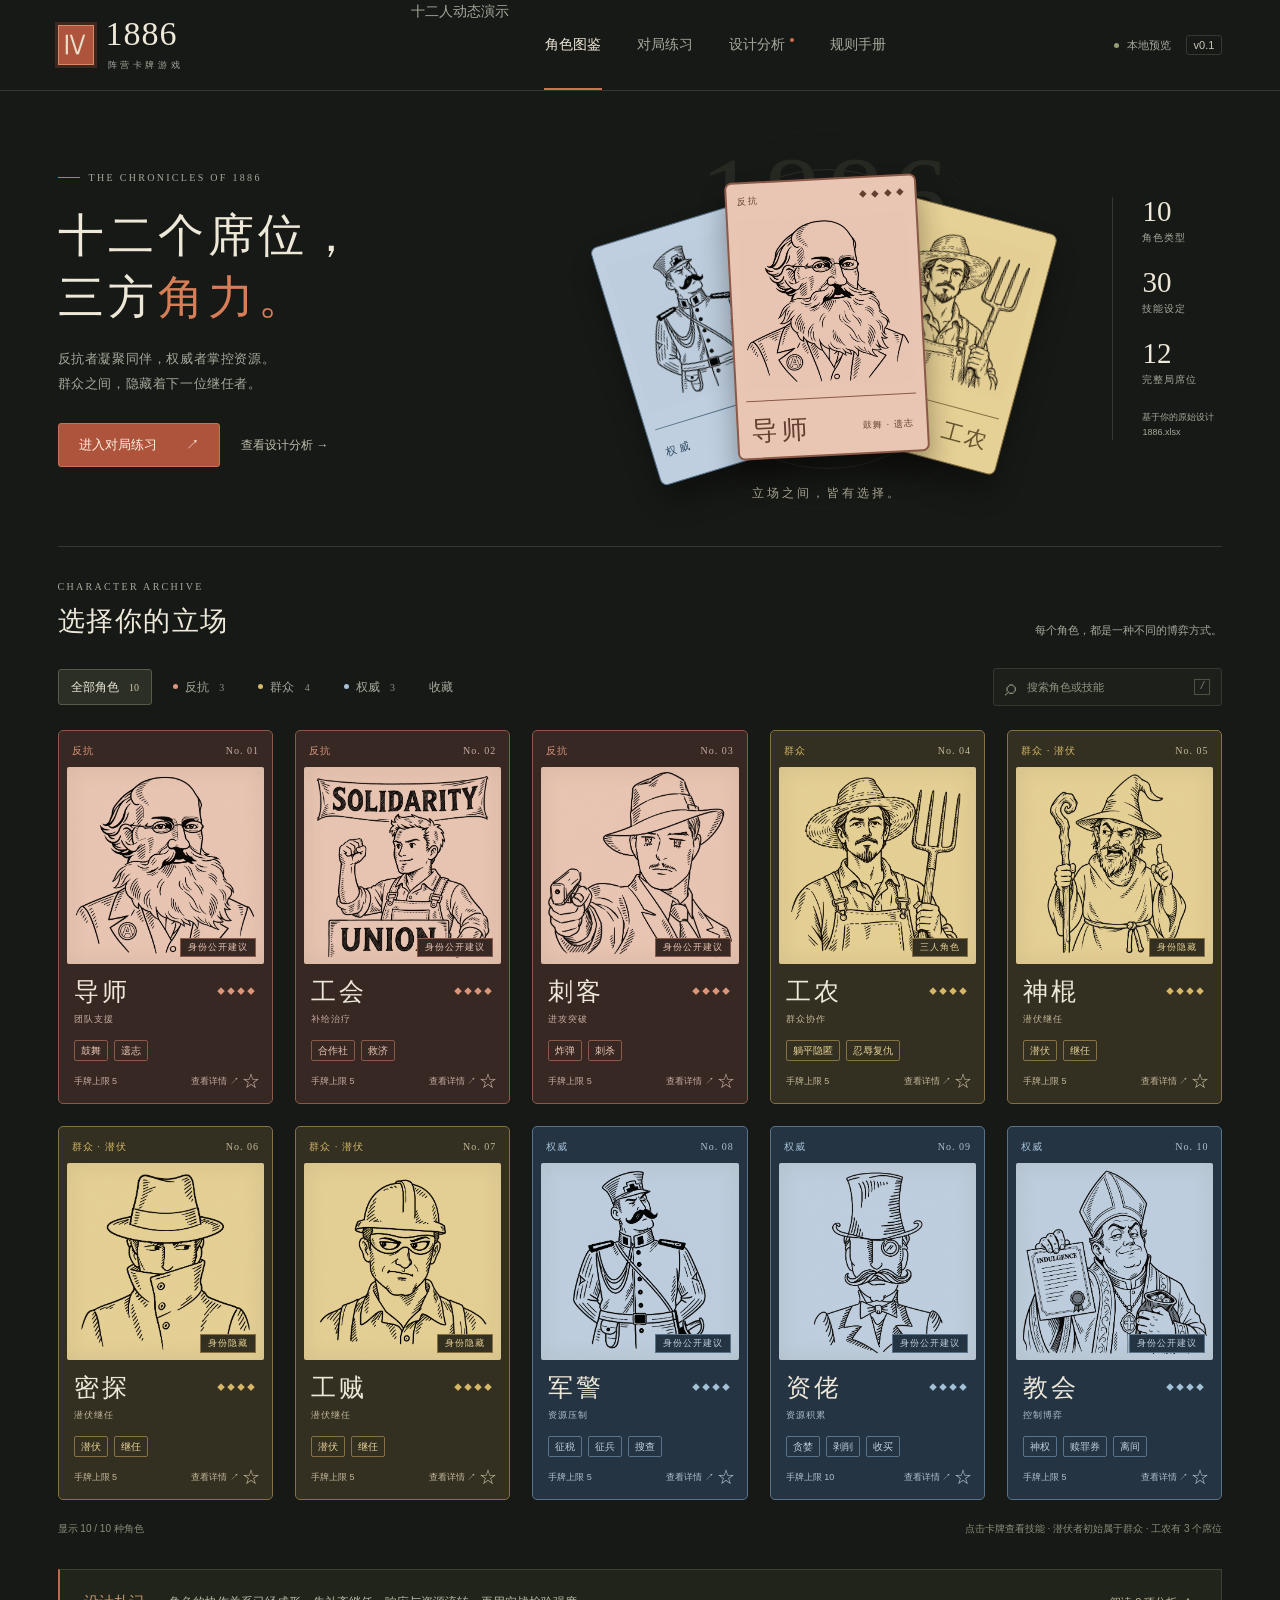
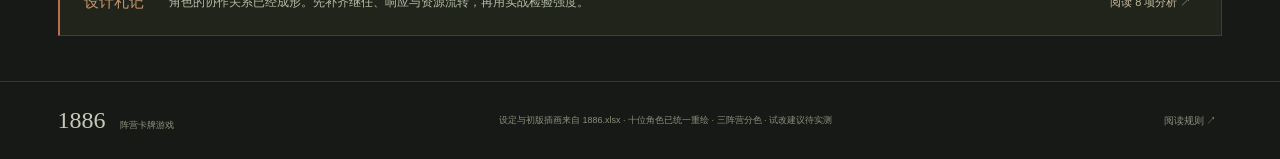
<file: index.html>
<!doctype html>
<html lang="zh-CN">
<head>
  <meta charset="utf-8">
  <meta name="viewport" content="width=device-width, initial-scale=1">
  <meta name="theme-color" content="#171916">
  <title>1886 — 阵营卡牌游戏</title>
  <link rel="icon" href="data:image/svg+xml,%3Csvg xmlns='http://www.w3.org/2000/svg' viewBox='0 0 64 64'%3E%3Crect width='64' height='64' rx='12' fill='%23a94d37'/%3E%3Ctext x='32' y='44' text-anchor='middle' font-size='42' fill='%23f6eddc'%3EⅣ%3C/text%3E%3C/svg%3E">
  <link rel="stylesheet" href="styles.css?v=unified-v1">
  <script src="data.js?v=unified-v1" defer></script>
  <script src="review-data.js" defer></script>
  <script src="app.js?v=unified-v1" defer></script>
</head>
<body>
  <header class="topbar">
    <a class="brand" href="#roster" aria-label="1886 首页"><span class="brand-seal">Ⅳ</span><span>1886<small>阵营卡牌游戏</small></span></a>
    <nav aria-label="主导航">
      <a class="nav-item" href="demo.html">十二人动态演示</a>
      <button class="nav-item active" data-view="roster">角色图鉴</button>
      <button class="nav-item" data-view="arena">对局练习</button>
      <button class="nav-item" data-view="review">设计分析<span class="nav-dot"></span></button>
      <button class="nav-item" data-view="rules">规则手册</button>
    </nav>
    <div class="version"><span></span>本地预览 <b>v0.1</b></div>
  </header>
  <main>
    <section id="view-roster" class="view active" aria-label="角色图鉴">
      <div class="hero">
        <div class="hero-copy">
          <div class="eyebrow"><span></span>THE CHRONICLES OF 1886</div>
          <h1>十二个席位，<br>三方<span>角力。</span></h1>
          <p>反抗者凝聚同伴，权威者掌控资源。<br>群众之间，隐藏着下一位继任者。</p>
          <button class="primary" data-view="arena">进入对局练习 <span>↗</span></button>
          <a class="text-link" href="#review">查看设计分析 →</a>
        </div>
        <div class="hero-art" aria-hidden="true">
          <div class="orbit orbit-one"></div><div class="orbit orbit-two"></div>
          <span class="hero-year">1886</span>
          <div class="mini-card mini-left" data-faction="authority"><img data-role-art="police" alt=""><div>权威 <span>军警</span></div></div>
          <div class="mini-card mini-right" data-faction="people"><img data-role-art="worker" alt=""><div>群众 <span>工农</span></div></div>
          <div class="mini-card mini-front" data-faction="resist"><div class="mini-top">反 抗 <span>◆ ◆ ◆ ◆</span></div><img data-role-art="mentor" alt=""><div class="mini-name">导师<small>鼓舞 · 遗志</small></div></div>
          <span class="art-caption">立场之间，皆有选择。</span>
        </div>
        <div class="hero-stats"><div><strong>10</strong><span>角色类型</span></div><div><strong>30</strong><span>技能设定</span></div><div><strong>12</strong><span>完整局席位</span></div><p>基于你的原始设计<br>1886.xlsx</p></div>
      </div>
      <div class="section-heading"><div><div class="eyebrow">CHARACTER ARCHIVE</div><h2>选择你的立场</h2></div><p>每个角色，都是一种不同的博弈方式。</p></div>
      <div class="roster-tools">
        <div class="faction-tabs" aria-label="阵营筛选">
          <button class="filter active" data-filter="all">全部角色 <span>10</span></button>
          <button class="filter" data-filter="resist"><i class="dot resist"></i>反抗 <span>3</span></button>
          <button class="filter" data-filter="people"><i class="dot people"></i>群众 <span>4</span></button>
          <button class="filter" data-filter="authority"><i class="dot authority"></i>权威 <span>3</span></button>
          <button class="filter" data-filter="favorites">收藏</button>
        </div>
        <label class="search-box"><span aria-hidden="true">⌕</span><input id="role-search" type="search" placeholder="搜索角色或技能" aria-label="搜索角色或技能"><kbd>/</kbd></label>
      </div>
      <div id="roster-grid" class="roster-grid"></div>
      <div id="roster-empty" class="empty" hidden>没有找到角色。试试其他名称或技能。</div>
      <div class="roster-foot"><span id="roster-count"></span><span>点击卡牌查看技能 · 潜伏者初始属于群众 · 工农有 3 个席位</span></div>
      <div class="editor-note"><span>设计札记</span><p>角色的协作关系已经成形。先补齐继任、响应与资源流转，再用实战检验强度。</p><button data-view="review">阅读 8 项分析 ↗</button></div>
    </section>

    <section id="view-review" class="view" aria-label="设计分析" hidden>
      <div class="page-heading"><div class="eyebrow">DESIGN NOTES / 01</div><h1>让每一次出牌，<br><span>都有清楚的结果。</span></h1><p>以下是基于原稿的规则审读与试改建议。没有实战数据，因此不使用虚构胜率或强度评分。</p></div>
      <div class="review-intro"><div><small>值得保留</small><h3>角色分工与继任机制</h3><p>导师的支援、工会的续航、刺客的追击，以及群众中隐藏继任者的关系，都有独立的游戏价值。</p></div><div><small>优先处理</small><h3>规则闭合，再测资源差</h3><p>先定义死亡与继任顺序、重复技能和点数结算，再测征税、赎罪券的目标数量。</p></div><div><small>原稿与建议</small><h3>每条判断都可回查</h3><p>以“角色与技能表”为主依据。Sheet1 中已有一份建议稿，作为参考文本，与原始设定分开阅读。</p></div></div>
      <div class="review-filter" aria-label="分析分类"><button class="active" data-issue-filter="all">全部分析</button><button data-issue-filter="规则缺口">规则缺口</button><button data-issue-filter="优先实测">优先实测</button><button data-issue-filter="观察保留">观察保留</button></div>
      <div id="issues-list"></div>
      <div class="callout"><h3>怎样开展第一轮测试</h3><p>固定 12 人配置、两副去王牌和一份临时规则，先进行 5–10 局体验测试。记录每局时长、各阵营胜负、征税/赎罪券造成的失牌与失血、有效治疗量、继任时机、规则争议与工农参与感。这只能暴露问题，不能据此认定已平衡。</p><p>原表 Sheet1 有 40 个单元格缓存显示 #NAME?，包含误作公式的条目。角色与技能主表可读；原文件保持原样。</p></div>
    </section>

    <section id="view-rules" class="view" aria-label="规则手册" hidden>
      <div class="page-heading compact"><div class="eyebrow">RULEBOOK / 02</div><h1>从一张牌开始。</h1><p>原稿的玩法骨架，以及供这次预览使用的明确假设。</p></div>
      <div class="rule-layout">
        <div>
          <div class="section-heading"><h2>四类基础牌</h2><span class="muted">其他 J / Q 用于技能</span></div>
          <div class="basic-cards"><div><span class="suit red">3 · 5 · 7 · 9</span><strong>斗</strong><p>每回合主动使用一次。<br>防牌需要比较点数。</p></div><div><span class="suit">2 · 4 · 6 · 8 · 10</span><strong>防</strong><p>响应对方的斗。<br>预览按防 ≥ 斗结算。</p></div><div><span class="suit">K</span><strong>决斗</strong><p>双方各出一张斗比大小。<br>同点与无牌处理需定稿。</p></div><div><span class="suit red">A</span><strong>救援</strong><p>可用于自己与他人。<br>回复上限为最大生命。</p></div></div>
          <div class="rule-block"><h3>原稿中的胜利条件</h3><p><b>反抗与工农：</b>权威阵营全部死亡，且至少一名非潜伏群众存活。</p><p><b>权威：</b>反抗阵营全部死亡。</p><p><b>潜伏者：</b>神棍继任教会，密探继任军警，工贼继任资佬。转化后的胜利细则与结算顺序待定。</p><small>来源：角色与技能表!C45:C54。若所有真实工农先死亡，原稿没有给出完整后续胜负处理。</small></div>
          <div class="rule-block"><h3>完整局的席位</h3><div class="seat-distribution"><span>反抗 ×3</span><span>权威 ×3</span><span>工农 ×3</span><span>潜伏者 ×3</span></div><p>10 种角色中，工农有 3 人，由此推得 12 席。原稿所有角色生命均为 4；普通手牌上限 5，资佬 10。初始手牌不等于手牌上限。</p><small>来源：角色与技能表!B2:L11、C48、C56。</small></div>
          <div class="rule-block"><h3>建议采用的回合流程</h3><div class="phase-flow"><span>回合开始</span><b>→</b><span>摸牌</span><b>→</b><span>出牌 / 响应</span><b>→</b><span>弃牌</span><b>→</b><span>回合结束</span></div><p>每回合摸 2 张、初始 4 张、两副去王牌是测试建议，不是主表已经明确的规则。濒死、距离、弃牌堆洗回、联合技参与资格仍需统一。</p></div>
        </div>
        <aside class="number-lab"><div class="eyebrow">CARD LAB</div><h3>斗与防，试一试</h3><p>拖动点数，查看单张防的结算。</p><label for="attack-range">斗的点数 <output id="attack-output">7</output></label><input id="attack-range" type="range" min="3" max="9" step="2" value="7"><label for="defense-range">防的点数 <output id="defense-output">6</output></label><input id="defense-range" type="range" min="2" max="10" step="2" value="6"><div class="number-result" id="number-result" aria-live="polite"></div><p class="lab-note">临时规则：防 ≥ 斗。<br>选择防 2，可以看到它目前的局限。</p><hr><h4>两副去王牌：104 张</h4><div class="deck-counts"><span>斗 <b>32</b></span><span>防 <b>40</b></span><span>救援 A <b>8</b></span><span>决斗 K <b>8</b></span><span>资源 J <b>8</b></span><span>资源 Q <b>8</b></span></div><p class="lab-note">J/Q/K 合计 24 张是上述牌的子集，不能再次计入总数。</p></aside>
      </div>
      <div class="section-heading"><div><div class="eyebrow">SKILL INDEX</div><h2>30 个技能原文</h2></div><label class="search-box"><span>⌕</span><input id="skill-search" type="search" aria-label="搜索技能原文" placeholder="查找技能"></label></div>
      <div id="skill-index"></div>
    </section>

    <section id="view-arena" class="view" aria-label="对局练习" hidden>
      <div class="section-heading arena-heading"><div><div class="eyebrow">PRACTICE TABLE / 03</div><h2>先来一场，熟悉出牌。</h2></div><button class="secondary" id="reset-game">重新发牌 ↻</button></div>
      <p class="arena-scope">双人基础牌练习：斗、防、决斗、救援、摸牌与弃牌。角色技能和正式阵营胜负尚未接入；这里演示交互，不代表 12 人对局平衡。</p>
      <div class="arena-layout">
        <div class="game-table">
          <div class="table-status"><span id="round-label">练习回合 01</span><span id="deck-label"></span></div>
          <div id="enemy-panel" class="combatant enemy-panel" data-faction="authority"></div>
          <div class="table-center"><span class="table-monogram">1886</span><div id="battle-status" aria-live="polite"></div><div id="battle-cards"></div></div>
          <div id="player-panel" class="combatant player-panel" data-faction="resist"></div>
          <div class="hand-area"><div class="hand-label"><span>你的手牌 <b id="hand-count"></b></span><span id="hand-help"></span></div><div id="hand" class="hand"></div></div>
          <div class="game-actions"><button class="secondary" id="cancel-card">取消选择</button><button class="primary" id="play-card">选择手牌</button><button class="secondary" id="end-turn">结束回合 →</button></div>
        </div>
        <aside class="game-sidebar"><h3>牌桌记录 <span>LIVE</span></h3><div id="game-log" class="game-log" aria-live="polite"></div><div class="game-tips"><h4>练习提示</h4><p>点击手牌，再确认出牌。对手会自动选择有效的防；其攻击时由你决定响应。</p><p>A 在练习中用于给自己治疗。K 发起决斗后需再选择一张斗。J / Q 保留作技能资源，可在弃牌阶段弃置。</p><p>开局是教学预设：双方 3 / 4 生命，各 6 张手牌；后续每轮摸 2，回合结束弃至 5。体力降为 0 即结束本次练习。</p></div></aside>
      </div>
    </section>
  </main>
  <footer><div class="footer-brand">1886<span>阵营卡牌游戏</span></div><span>设定与初版插画来自 1886.xlsx · 十位角色已统一重绘 · 三阵营分色 · 试改建议待实测</span><button data-view="rules">阅读规则 ↗</button></footer>
  <dialog id="role-dialog" aria-labelledby="detail-title"><button class="dialog-close" aria-label="关闭角色详情">×</button><div id="role-detail"></div></dialog>
  <div id="toast" role="status" aria-live="polite"></div>
</body>
</html>
</file>
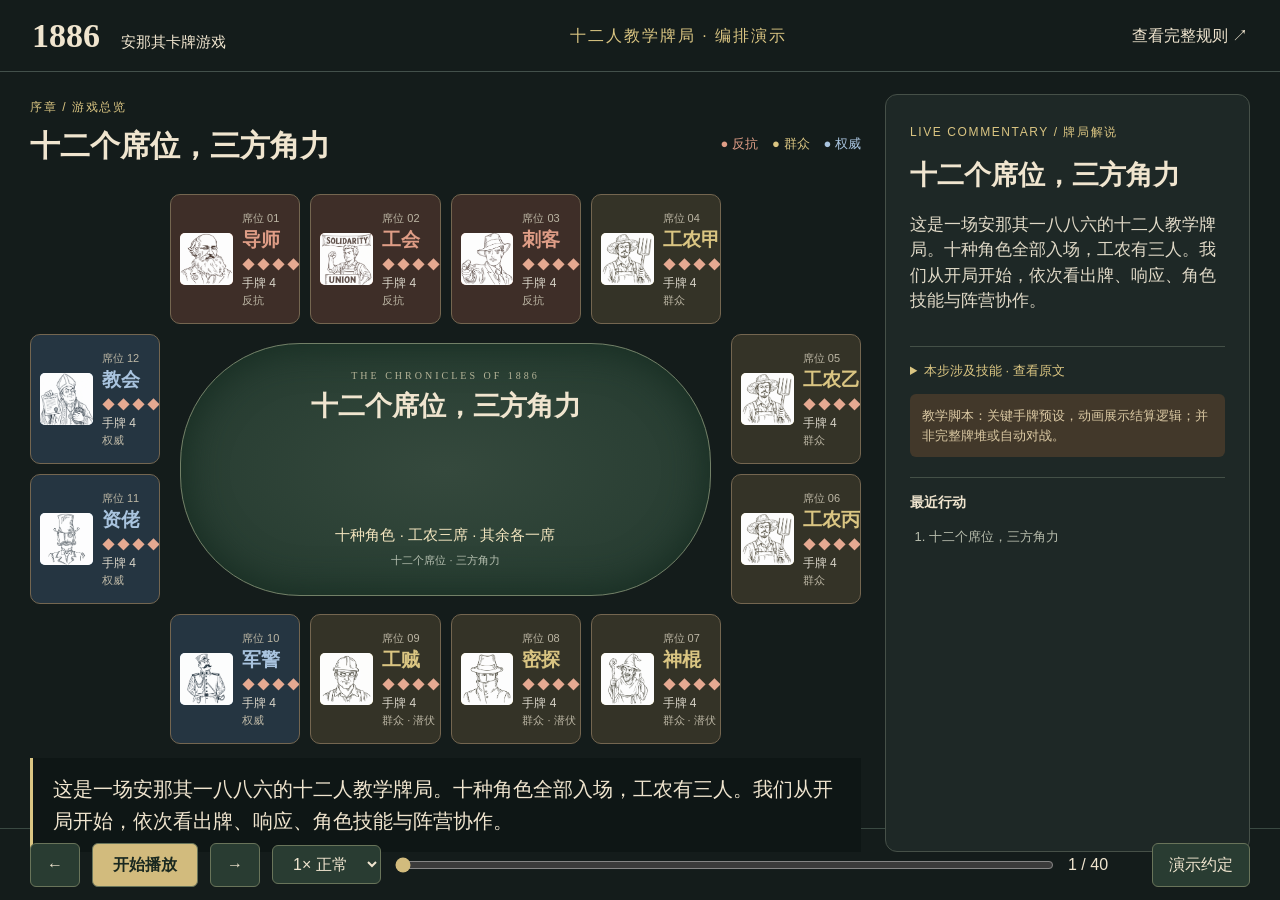
<file: demo.html>
<!doctype html>
<html lang="zh-CN"><head><meta charset="utf-8"><meta name="viewport" content="width=device-width,initial-scale=1"><title>1886 · 十二人牌局演示</title><link rel="stylesheet" href="demo.css"><script src="data.js" defer></script><script src="demo.js" defer></script></head>
<body><header><a href="index.html">1886 <small>安那其卡牌游戏</small></a><span class="edition">十二人教学牌局 · 编排演示</span><a href="index.html#rules">查看完整规则 ↗</a></header>
<main><section class="stage"><div class="stage-head"><div><span class="eyebrow" id="chapter"></span><h1 id="title"></h1></div><div class="legend"><span>● 反抗</span><span>● 群众</span><span>● 权威</span></div></div><div id="board"><div id="seats"></div><div class="table"><span class="table-label">THE CHRONICLES OF 1886</span><h2 id="action"></h2><div id="cards"></div><p id="result"></p><div id="table-note">十二个席位 · 三方角力</div></div><svg id="arrows"></svg><div id="flying"></div></div><div class="caption" id="caption"></div></section>
<aside><span class="eyebrow">LIVE COMMENTARY / 牌局解说</span><h2 id="explain-title"></h2><p id="explain"></p><div id="facts"></div><details id="original"><summary>本步涉及技能 · 查看原文</summary><div id="skill-text"></div></details><div class="notice" id="convention"></div><div class="log"><h3>最近行动</h3><ol id="log"></ol></div></aside></main>
<footer><button id="prev" aria-label="上一步">←</button><button id="play">开始播放</button><button id="next" aria-label="下一步">→</button><select id="speed" aria-label="播放速度"><option value="1">1× 正常</option><option value="1.5">1.5×</option><option value="2">2×</option></select><input id="seek" type="range" min="0" value="0" aria-label="演示进度"><span id="progress"></span><button id="notes">演示约定</button></footer>
<dialog id="notes-dialog"><h2>这是一场编排好的教学演示</h2><p>固定出牌脚本用于逐步展示角色与技能，不是自动 AI 对局，也不是完整规则引擎。十二席为十种角色，工农三席；所有人生命上限 4。</p><p>演示预设开局手牌为每人 4 张，常规回合摸 2 张。仅显示手牌数量，按讲解预设关键牌，不模拟洗牌或验证 104 张牌守恒。为便于观看，采用全知视角展示潜伏身份。</p><p>演示约定：防点数不小于斗即抵挡；决斗双方各出一张斗、低者失去 1 点生命，同点无伤。躺平保护持续到本人下个回合。炸弹虚拟斗暂按 7 点，非正式定稿。</p><p>技能频率、死亡救援窗口、征税余牌处理、潜伏者继任时生命与手牌、胜利检查顺序等仍需定稿。潜伏者在继任前只展示基本行动，不擅自授予有争议的群众技能。继任部分为独立规则分支，不计入前面的连续牌局。</p><button onclick="this.closest('dialog').close()">返回牌局</button></dialog></body></html>
</file>
<file: styles.css>
:root{--bg:#171916;--panel:#1e211d;--panel2:#252821;--border:#35382f;--text:#eee8d9;--muted:#a5a89b;--accent:#cf7051;--red:#ae543d;--cream:#e8dfca;--green:#939e71;--gold:#c7ab70;--serif:'Songti SC','STSong','Noto Serif CJK SC',serif;--sans:'PingFang SC','Microsoft YaHei',sans-serif}
*{box-sizing:border-box}body{margin:0;background:var(--bg);color:var(--text);font-family:var(--sans);font-size:14px;line-height:1.7}button,input{font:inherit}button,a,input{-webkit-tap-highlight-color:transparent}button{cursor:pointer;color:inherit;background:none;border:0}button:disabled{opacity:.4;cursor:not-allowed}button:not(:disabled),a{transition:background .2s,color .2s,border-color .2s,transform .2s}a{color:inherit;text-decoration:none}button:focus-visible,a:focus-visible,input:focus-visible,summary:focus-visible{outline:2px solid #d7b883;outline-offset:4px}h1,h2,h3,h4,p{margin:0}h1,h2,h3{font-weight:500}h1,h2{font-family:var(--serif)}[hidden]{display:none!important}.muted{color:var(--muted)}.red{color:var(--red)}
.topbar{height:91px;border-bottom:1px solid var(--border);display:flex;align-items:center;justify-content:space-between;padding:0 4.5%;gap:28px}.brand{display:flex;align-items:center;gap:12px;flex-shrink:0;font:34px/1 Georgia,serif;letter-spacing:1px}.brand-seal{background:var(--red);color:var(--cream);border:1px solid #d58c65;outline:3px solid #a7513b44;width:36px;height:40px;font:27px/39px Georgia;text-align:center}.brand small{display:block;font:9px/1.6 var(--sans);letter-spacing:3.6px;padding-left:2px;margin-top:7px;color:var(--muted)}nav{align-self:stretch;display:flex;gap:34px}.nav-item{position:relative;font-size:14px;color:var(--muted);padding:0 1px}.nav-item:hover{color:var(--text)}.nav-item.active{color:var(--text)}.nav-item.active:after{content:'';position:absolute;bottom:0;left:0;right:0;height:2px;background:var(--accent)}.nav-dot{display:inline-block;width:4px;height:4px;border-radius:50%;background:var(--accent);vertical-align:top;margin:5px 0 0 5px}.version{font-size:11px;color:var(--muted);white-space:nowrap}.version>span{display:inline-block;width:5px;height:5px;background:var(--green);border-radius:50%;margin:0 8px 1px 0}.version b{font-weight:400;margin-left:12px;color:#c6c4b8;border:1px solid var(--border);padding:3px 7px;border-radius:3px}main{max-width:1536px;margin:auto;padding:0 4.5%}.view{animation:fade-in .35s}@keyframes fade-in{from{opacity:.25;transform:translateY(7px)}to{opacity:1;transform:translateY(0)}}
.hero{display:grid;grid-template-columns:1.02fr 1.1fr 110px;gap:25px;align-items:center;min-height:456px;border-bottom:1px solid var(--border);position:relative;overflow:hidden}.hero-copy{padding:34px 0}.eyebrow{font:10px/1.5 Georgia,serif;letter-spacing:2.3px;color:var(--muted)}.hero .eyebrow{display:flex;align-items:center;gap:9px}.eyebrow>span{width:22px;height:1px;background:var(--accent)}.hero h1{font-size:clamp(35px,3.6vw,57px);line-height:1.35;letter-spacing:4px;margin:20px 0 18px}.hero h1>span{color:#d77e59}.hero p{font-size:13px;line-height:1.9;color:var(--muted);letter-spacing:.6px}.primary{background:var(--red);border:1px solid #c87353;padding:10px 20px;border-radius:3px;color:#fff0de;font-size:13px;white-space:nowrap}.primary:hover:not(:disabled){background:#c26a4a}.primary span{margin-left:26px}.hero .primary{margin-top:26px}.text-link{font-size:12px;margin-left:17px;color:#bfbeaF}.text-link:hover{color:var(--accent)}.secondary{border:1px solid #4a4e40;border-radius:3px;background:#262a22;padding:9px 17px;font-size:12px}.secondary:hover:not(:disabled){background:#373c2f}.hero-art{height:388px;position:relative;isolation:isolate}.hero-year{font:115px/1 Georgia,serif;color:#262921;position:absolute;top:15px;left:50%;transform:translateX(-50%);letter-spacing:6px;z-index:-1}.orbit{position:absolute;border:1px solid #41443877;border-radius:50%;width:300px;height:300px;left:50%;top:50%;transform:translate(-50%,-50%);z-index:-1}.orbit-two{width:380px;height:380px;border-style:dashed;opacity:.35}.mini-card{position:absolute;width:173px;height:249px;border:1px solid #9c957e;background:#d7cdb5;color:#34382b;border-radius:7px;box-shadow:0 18px 28px #0005;padding:9px;overflow:hidden}.mini-card img{width:100%;height:174px;object-fit:cover;mix-blend-mode:multiply;filter:contrast(1.05);border-radius:3px}.mini-card>div:last-child{display:flex;align-items:center;justify-content:space-between;border-top:1px solid #69624d88;padding:10px 4px;font-size:11px;letter-spacing:2px}.mini-card>div:last-child>span{font:22px var(--serif)}.mini-left{left:calc(50% - 205px);top:93px;transform:rotate(-17deg);background:#b5b598;filter:brightness(.85)}.mini-right{left:calc(50% + 29px);top:84px;transform:rotate(15deg);background:#cab287;filter:brightness(.83)}.mini-front{width:192px;height:278px;left:calc(50% - 96px);top:53px;background:#e1d4b8;transform:rotate(-3deg);border:2px solid #c98866}.mini-front .mini-top{font-size:9px;display:flex;justify-content:space-between;color:#874c38;padding:1px 1px 8px}.mini-front .mini-top span{font-size:8px;letter-spacing:1px}.mini-front img{height:176px}.mini-front .mini-name{font:26px var(--serif)!important;letter-spacing:4px!important;padding-top:12px!important}.mini-name small{font:9px var(--sans);letter-spacing:1px}.art-caption{position:absolute;bottom:9px;text-align:center;width:100%;font-family:var(--serif);letter-spacing:3px;font-size:12px;color:#a6a390}.hero-stats{border-left:1px solid var(--border);padding-left:29px;display:grid;gap:22px}.hero-stats>div{display:grid;gap:3px}.hero-stats strong{font:29px/1 Georgia,serif}.hero-stats span{font-size:10px;color:var(--muted);letter-spacing:1px}.hero-stats p{font-size:9px;letter-spacing:0;line-height:1.7}
.section-heading{display:flex;justify-content:space-between;align-items:end;gap:20px;margin:32px 0 22px}.section-heading h2{font-size:27px;letter-spacing:1.5px;margin-top:5px}.section-heading>p{font-size:11px;color:var(--muted);margin-bottom:5px}.roster-tools{display:flex;justify-content:space-between;align-items:center;margin:23px 0 24px;gap:20px}.faction-tabs{display:flex;gap:8px}.filter{color:var(--muted);font-size:12px;white-space:nowrap;padding:7px 12px;border:1px solid transparent;border-radius:3px}.filter>span{margin-left:7px;font:10px Georgia;color:#898e7d}.filter.active{border-color:#595b48;background:#2b2f25;color:#eee9da}.filter.active>span{color:#d6c9ad}.filter:hover{background:#282b23}.dot{height:5px;width:5px;display:inline-block;border-radius:50%;margin:0 7px 2px 0}.dot.resist{background:var(--accent)}.dot.people{background:var(--gold)}.dot.authority{background:var(--green)}.search-box{display:flex;align-items:center;border:1px solid var(--border);border-radius:3px;padding:5px 11px;gap:9px;background:#1d201a;min-width:180px}.search-box>span{font:22px Georgia;color:#858b77}.search-box input{background:transparent;border:0;color:var(--text);min-width:0;width:160px;font-size:11px;outline:none}.search-box:focus-within{border-color:#969476}.search-box input::placeholder{color:#8e9582}.search-box kbd{font-size:10px;border:1px solid #4d5243;line-height:14px;padding:0 4px;color:#7b846d}.roster-grid{display:grid;grid-template-columns:repeat(5,minmax(0,1fr));gap:22px}.role-card{border:1px solid #555a45;border-radius:5px;position:relative;background:#22261d;overflow:hidden;transition:transform .25s,box-shadow .25s,border-color .25s;min-width:0}.role-card:hover{transform:translateY(-6px);box-shadow:0 12px 24px #0005;border-color:#a39875}.role-card.resist{--tone:#bc7156;--paper:#e3d8bc}.role-card.people,.role-card.hidden{--tone:#b79d67;--paper:#daceac}.role-card.authority{--tone:#9ca87e;--paper:#c4c9ad}.card-open{width:100%;text-align:left;padding:0;display:block}.card-head{display:flex;justify-content:space-between;align-items:center;padding:11px 13px 8px;color:var(--tone);font-size:10px;letter-spacing:1px}.card-head small{color:#8f9780;font:10px Georgia}.card-art{margin:0 8px;position:relative;background:var(--paper);aspect-ratio:1.12;overflow:hidden;border-radius:2px}.card-art img{width:100%;height:100%;object-fit:cover;mix-blend-mode:multiply}.role-card.hidden .card-art img{object-fit:contain}.card-art:after{content:'';position:absolute;inset:0;box-shadow:inset 0 0 20px #625b3d25;pointer-events:none}.card-art-label{position:absolute;bottom:7px;right:8px;font-size:9px;background:#252b25dd;border:1px solid #6c745855;color:#ddd4bb;padding:1px 7px;letter-spacing:1px}.card-body{padding:13px 15px 14px}.card-title{display:flex;justify-content:space-between;align-items:center}.card-title h3{font:25px/1.2 var(--serif);letter-spacing:3px}.health{font-size:8px;letter-spacing:2px;color:var(--tone);white-space:nowrap}.card-position{font-size:9px;color:#a3ac92;margin:5px 0 12px;letter-spacing:1px}.card-skills{display:flex;flex-wrap:wrap;gap:6px}.skill-chip{font-size:10px;padding:1px 6px;border:1px solid #474d3b;border-radius:2px;color:#c6ccb7}.card-bottom{margin-top:13px;display:flex;justify-content:space-between;font-size:9px;color:#a4ab96;padding-right:18px}.card-favorite{position:absolute;right:8px;bottom:9px;color:#929a84;font-size:18px;line-height:1;padding:4px}.card-favorite.saved{color:#d6b776}.roster-foot{display:flex;justify-content:space-between;gap:20px;margin:20px 0 32px;color:#868f79;font-size:10px}.editor-note{display:flex;gap:25px;align-items:center;background:#20241b;border:1px solid #3b4230;border-left:2px solid #b86e4b;padding:20px 24px;margin-bottom:45px}.editor-note>span{color:#c4946c;font-family:var(--serif);font-size:15px;white-space:nowrap}.editor-note p{font-size:12px;color:#b4bca7}.editor-note button{margin-left:auto;font-size:11px;color:#c4bb9f;white-space:nowrap}.empty{padding:60px;text-align:center;color:var(--muted);border:1px dashed var(--border)}
footer{max-width:1536px;margin:auto;border-top:1px solid var(--border);padding:25px 4.5%;display:flex;align-items:center;justify-content:space-between;gap:20px;color:#89917b;font-size:9px}.footer-brand{font:24px Georgia;color:#c7c7b8;white-space:nowrap}.footer-brand span{font:9px var(--sans);margin-left:14px;color:#8d947e}footer button{font-size:10px;white-space:nowrap}.page-heading{padding:48px 0 31px;max-width:830px}.page-heading h1{font-size:43px;line-height:1.45;margin:15px 0 19px;letter-spacing:2px}.page-heading h1 span{color:#b2bfa1}.page-heading p{font-size:13px;color:var(--muted)}.page-heading.compact h1{font-size:39px}.review-intro{display:grid;grid-template-columns:repeat(3,1fr);border-top:1px solid var(--border);border-bottom:1px solid var(--border);gap:30px;padding:28px 0}.review-intro>div{padding:0 22px 0 0;border-right:1px solid var(--border)}.review-intro>div:last-child{border:0}.review-intro small{font-size:10px;color:#cf8b61;letter-spacing:2px}.review-intro h3{font:21px var(--serif);margin:10px 0}.review-intro p{color:var(--muted);font-size:12px;line-height:1.9}.review-filter{display:flex;gap:20px;margin:30px 0 13px}.review-filter button{font-size:12px;color:var(--muted);padding:7px 0;border-bottom:1px solid transparent}.review-filter button.active{color:var(--accent);border-color:var(--accent)}.issue{display:grid;grid-template-columns:55px 1fr 1fr;gap:28px;padding:28px 0;border-bottom:1px solid var(--border);align-items:start}.issue-num{font:28px Georgia;color:#6d7760}.issue-badge{font-size:10px;padding:2px 7px;border:1px solid #575b45;color:#cbbd8f;display:inline-block;margin-bottom:10px;border-radius:2px}.issue-badge.priority{color:#d99170;border-color:#784e3a}.issue h3{font:21px/1.5 var(--serif);margin-bottom:5px}.issue .who{font-size:10px;color:#a8b197;letter-spacing:1px;margin-bottom:12px}.issue p{color:#b6bda9;font-size:12px;line-height:1.9}.issue .suggestion{background:#23281e;border:1px solid #3b4530;padding:18px 21px;border-radius:3px}.issue .suggestion b{color:#c6cdaa;font-size:11px;font-weight:500;display:block;margin-bottom:9px;letter-spacing:1px}.source{color:#8d957e;font-size:10px;line-height:1.6;margin-top:14px}.callout{background:#21261c;border-left:2px solid #829267;padding:23px 28px;margin:35px 0 48px}.callout h3{font:21px var(--serif);margin-bottom:10px}.callout p{font-size:12px;color:var(--muted);line-height:1.9}.callout p+p{margin-top:14px}
.rule-layout{display:grid;grid-template-columns:1fr 305px;gap:42px;align-items:start}.rule-layout .section-heading{margin-top:0}.basic-cards{display:grid;grid-template-columns:repeat(4,1fr);gap:13px}.basic-cards>div{padding:19px 16px;background:#dbd2bb;color:#2e372c;border:1px solid #e8deca;border-radius:4px;min-height:172px}.suit{font:12px Georgia;white-space:nowrap}.basic-cards strong{font:36px var(--serif);display:block;margin:9px 0}.basic-cards p{font-size:10px;color:#626950;line-height:1.8}.rule-block{border-bottom:1px solid var(--border);padding:27px 0}.rule-block h3{font:23px var(--serif);margin-bottom:14px}.rule-block p{color:#b9c0ad;font-size:12px;line-height:1.9;margin:7px 0}.rule-block small{font-size:10px;color:#89977d}.rule-block b{font-weight:500;color:#d1d6c4}.seat-distribution{display:flex;gap:10px;flex-wrap:wrap;margin:12px 0}.seat-distribution span{border:1px solid #535d44;font-size:11px;padding:3px 11px;border-radius:2px;color:#c8cbae}.phase-flow{display:flex;align-items:center;gap:12px;margin:20px 0;flex-wrap:wrap}.phase-flow span{padding:6px 10px;background:#30372a;border:1px solid #445338;font-size:11px}.phase-flow b{color:#6d7d60}.number-lab{border:1px solid #475139;background:#242b1e;padding:26px 24px;border-radius:4px}.number-lab h3{font:24px var(--serif);margin:12px 0}.number-lab>p{font-size:11px;color:var(--muted)}.number-lab label{display:flex;justify-content:space-between;margin:23px 0 7px;font-size:12px;color:#bec6ad}.number-lab output{color:#e0ca9e;font:20px Georgia}.number-lab input{width:100%;accent-color:#ba8860;cursor:pointer}.number-result{padding:22px 10px;margin:22px 0 10px;text-align:center;background:#303124;border:1px solid #5b5540;color:#dbb798;font-size:14px}.number-result.success{background:#2c3925;color:#c5d8ac;border-color:#516747}.lab-note{font-size:10px!important;line-height:1.9}.number-lab hr{border:0;border-top:1px solid #485039;margin:25px 0}.number-lab h4{font-size:12px;font-weight:500;margin-bottom:15px}.deck-counts{display:grid;grid-template-columns:1fr 1fr;gap:12px 20px;font-size:11px;color:#b5c0a6;margin-bottom:20px}.deck-counts span{display:flex;justify-content:space-between}.deck-counts b{font:15px Georgia;color:#e0dfc7}#skill-index{margin-bottom:50px;display:grid;grid-template-columns:1fr 1fr;gap:12px}.skill-entry{border:1px solid var(--border);background:#1f241b;border-radius:3px;align-self:start}.skill-entry summary{display:flex;justify-content:space-between;cursor:pointer;padding:15px 18px;font-size:13px}.skill-entry summary small{font:10px Georgia;color:#9da28a}.skill-entry[open] summary{border-bottom:1px solid var(--border);color:#d79b70}.skill-entry summary:after{content:'+';color:#a9b49a;margin-left:8px}.skill-entry[open] summary:after{content:'−'}.skill-entry p{font-size:12px;padding:17px 18px 0;color:#c0c8b1}.skill-entry .source{margin:10px 18px 16px}
dialog{padding:0;border:1px solid #6c745a;border-radius:7px;width:min(960px,92vw);max-height:90vh;overflow:auto;background:#20261b;color:var(--text);box-shadow:0 30px 100px #0009}dialog::backdrop{background:#10140dde;backdrop-filter:blur(6px)}.dialog-close{position:absolute;right:12px;top:12px;font:27px/1 Georgia;color:#d1d4bf;padding:6px 11px;background:#333c2a;border:1px solid #5b654c;border-radius:50%;z-index:2}.detail-layout{display:grid;grid-template-columns:280px 1fr}.detail-profile{background:#2b3422;padding:38px 25px 25px;border-right:1px solid #47523a}.detail-profile h2{font:35px var(--serif);letter-spacing:5px;margin:8px 0}.detail-profile>.tagline{font-family:var(--serif);font-size:13px;color:#aebc9d;line-height:1.9;margin:14px 0}.detail-profile .detail-stat{display:flex;justify-content:space-between;padding:12px 0;border-top:1px solid #48543b;font-size:11px;color:#b9c9a5}.detail-stat strong{color:#e4e5c9;font-weight:400}.detail-profile .secondary{margin-top:18px;width:100%}.detail-content{padding:36px 30px 30px}.detail-content h3{font:22px var(--serif);margin:23px 0 12px}.detail-tabs{display:flex;gap:23px;border-bottom:1px solid #45503a;margin-right:18px}.detail-tabs button{padding:9px 0;color:#a2af90;font-size:12px;border-bottom:2px solid transparent}.detail-tabs button.active{border-color:var(--accent);color:#e7dbc1}.detail-content .detail-desc{font-size:12px;color:#c2cbb4;margin:18px 0;line-height:1.9}.detail-warning{font-size:11px;line-height:1.8;border-left:2px solid #b28253;background:#363322;padding:13px 16px;color:#d9c49e;margin:20px 0}.detail-skill{margin:15px 0 22px}.detail-skill h4{font-size:13px;font-weight:500;margin-bottom:7px}.detail-skill h4 span{font-size:9px;border:1px solid #5b6549;padding:1px 4px;margin-left:8px;color:#a5b68c}.detail-skill p{font-size:12px;line-height:1.85;color:#b9c5a9}.detail-skill .source{margin-top:6px}.detail-victory{font-size:12px;color:#c9d1b8;border:1px solid #46553a;padding:16px;background:#273320;line-height:1.9}.detail-content>small{font-size:10px;color:#8c9f7b}.detail-content details{margin-top:18px;border-top:1px solid #46533b;padding-top:15px}.detail-content details summary{cursor:pointer;font-size:12px;color:#c5cba6}.detail-content details .detail-skill{padding-left:12px;border-left:1px solid #526442}.detail-review{padding:17px;background:#2e3825;border-left:2px solid #9d9b67;font-size:12px;color:#c4d0b3;line-height:1.9;margin-top:20px}#toast{position:fixed;bottom:30px;left:50%;transform:translate(-50%,20px);opacity:0;pointer-events:none;transition:.2s;background:#e2d5b9;color:#24321f;padding:11px 25px;border:1px solid #a79878;box-shadow:0 8px 25px #0006;font-size:12px;border-radius:4px;z-index:100;max-width:90vw}#toast.show{opacity:1;transform:translate(-50%,0)}
.arena-heading{margin-top:35px}.arena-scope{color:#a7b49b;font-size:12px;max-width:900px;margin:-8px 0 25px}.arena-layout{display:grid;grid-template-columns:minmax(0,1fr) 270px;gap:23px;margin-bottom:42px}.game-table{min-height:715px;border:1px solid #4e5c41;border-radius:7px;padding:22px;background:radial-gradient(ellipse at 50% 33%,#34432b 0,#242f1f 55%,#1c251a 100%);position:relative;overflow:hidden;display:flex;flex-direction:column;align-items:center}.game-table:before{position:absolute;content:'';inset:70px 24px 248px;border:1px solid #94a57822;border-radius:50%;pointer-events:none}.table-status{display:flex;justify-content:space-between;width:100%;color:#a3b68d;font-size:10px;margin-bottom:20px}.combatant{display:flex;gap:13px;border:1px solid #727d59;background:#202b1aee;padding:10px 15px;border-radius:5px;min-width:247px;z-index:1}.combatant h3{font:19px var(--serif);letter-spacing:2px}.combatant h3 small{font:9px var(--sans);letter-spacing:0;margin-left:12px;color:#a9b797}.combatant .hp{font-size:13px;letter-spacing:2px;color:#c17c59}.combatant .hp .lost{color:#596349}.combatant .hp small{font:10px var(--sans);margin-left:8px;letter-spacing:0;color:#b8c0a4}.combatant .combat-meta{font-size:9px;color:#9daf8a;margin-top:2px}.table-center{position:relative;flex:1;min-height:145px;text-align:center;padding:22px 12px 14px;width:100%;display:flex;flex-direction:column;align-items:center;justify-content:center}.table-monogram{font:70px Georgia;color:#80956112;position:absolute;letter-spacing:10px;top:26px;pointer-events:none}#battle-status{font-size:13px;line-height:1.9;color:#d0d8be;position:relative;max-width:500px;min-height:45px}#battle-cards{display:flex;justify-content:center;gap:12px;min-height:55px;margin:8px 0}.played-card{width:46px;height:59px;border:1px solid #bbab8b;background:#d9ceb0;color:#293923;border-radius:3px;padding:4px;font:16px Georgia;box-shadow:0 4px 12px #0004}.played-card small{display:block;font:12px var(--serif);margin-top:3px}.played-card.red{color:#99492c}.hand-area{width:100%;border-top:1px solid #566c4444;margin-top:23px;padding-top:16px;z-index:1}.hand-label{display:flex;justify-content:space-between;gap:15px;font-size:10px;color:#a6b891;margin-bottom:15px}.hand-label b{font:12px Georgia;color:#e0d8b4;margin-left:5px}.hand{display:flex;justify-content:center;flex-wrap:wrap;gap:9px;min-height:120px;align-items:flex-end;padding-top:9px}.playing-card{background:#e0d6bd;border:1px solid #ede3cd;width:72px;height:107px;color:#26321e;border-radius:5px;padding:8px;text-align:left;box-shadow:0 4px 10px #0004;position:relative;flex-shrink:0;transition:transform .16s,border-color .16s}.playing-card .card-corner{font:18px/1 Georgia;display:grid;gap:3px}.playing-card .card-corner small{font-size:12px}.playing-card .card-glyph{font:28px/1 var(--serif);position:absolute;top:41px;left:0;width:100%;text-align:center}.playing-card .play-type{font-size:8px;position:absolute;bottom:6px;left:0;width:100%;text-align:center;color:#6a6c4e}.playing-card.red{color:#a14729}.playing-card:hover:not(:disabled){transform:translateY(-6px)}.playing-card.selected{transform:translateY(-11px);outline:2px solid #dcb371;outline-offset:2px;box-shadow:0 9px 20px #0007}.playing-card:disabled{opacity:.35}.game-actions{display:flex;gap:12px;justify-content:center;margin-top:24px;z-index:1;flex-wrap:wrap}.game-actions .primary{min-width:125px}.game-sidebar{border:1px solid #3e4c33;background:#1e2919;padding:22px 20px;border-radius:5px}.game-sidebar h3{font:21px var(--serif);display:flex;align-items:center;justify-content:space-between}.game-sidebar h3 span{font:9px Georgia;color:#8c9b73;letter-spacing:1px}.game-log{height:334px;overflow:auto;margin:18px 0;padding-right:5px;scrollbar-color:#566944 transparent;scrollbar-width:thin}.game-log>div{font-size:10px;color:#afc09a;border-bottom:1px solid #3c4c303f;padding:10px 0;line-height:1.9}.game-log>div:first-child{color:#e0d2a3}.game-log small{font-size:8px;color:#7c956a;margin-right:8px}.game-tips{border-top:1px solid #46593a;padding-top:17px}.game-tips h4{font-weight:500;font-size:12px;color:#c0cba6;margin-bottom:9px}.game-tips p{font-size:10px;color:#99af89;line-height:1.9;margin-bottom:11px}
@media(min-width:1500px){.hero{min-height:485px}.card-art{aspect-ratio:1.04}.card-body{padding-top:17px}.card-title h3{font-size:28px}}
@media(max-width:1100px){.topbar{gap:15px;padding:0 3%}nav{gap:23px}.version b{display:none}main{padding:0 3%}.hero{grid-template-columns:1fr 1fr;min-height:420px;gap:0}.hero-stats{display:none}.hero h1{font-size:44px}.hero-art{transform:scale(.91);transform-origin:right center}.text-link{margin-left:12px;font-size:10px}.roster-grid{gap:15px;grid-template-columns:repeat(4,minmax(0,1fr))}.card-title h3{font-size:23px}.roster-tools{gap:10px}.faction-tabs{gap:2px}.filter{padding:7px 9px}.search-box input{width:134px}.issue{grid-template-columns:40px 1fr 1fr;gap:17px}.rule-layout{grid-template-columns:1fr 265px;gap:24px}.basic-cards{grid-template-columns:repeat(2,1fr)}.basic-cards>div{min-height:150px}.arena-layout{grid-template-columns:minmax(0,1fr) 225px;gap:15px}.game-table{padding:17px}.game-sidebar{padding:18px 15px}.playing-card{width:62px;height:99px}.game-actions{gap:8px}.game-actions button{padding:8px 12px;font-size:11px}.game-actions .primary{min-width:105px}footer{padding:24px 3%}.footer-brand span{display:none}}
@media(max-width:760px){.topbar{height:auto;min-height:112px;flex-wrap:wrap;padding:17px 5% 0;gap:12px}.brand{font-size:28px}.brand-seal{width:28px;height:32px;font-size:23px;line-height:31px}.brand small{font-size:8px;margin-top:4px}.version{margin-left:auto}.topbar nav{order:3;width:100%;height:46px;gap:0;justify-content:space-between}.nav-item{font-size:12px}.version b{display:inline-block}main{padding:0 5%}.hero{grid-template-columns:1fr;gap:0;min-height:0;overflow:hidden}.hero-copy{padding:32px 0 15px;z-index:1}.hero h1{font-size:40px;margin:16px 0 12px;letter-spacing:3px}.hero .eyebrow{font-size:9px}.hero p{font-size:12px}.hero-art{height:310px;transform:scale(.88);transform-origin:center top;margin-bottom:-31px;grid-row:2}.hero-year{top:0;font-size:100px}.mini-left{top:49px}.mini-right{top:46px}.mini-front{top:16px}.orbit-one{width:275px;height:275px;top:46%}.orbit-two{width:330px;height:330px;top:46%}.art-caption{display:none}.hero .primary{margin-top:20px}.hero .text-link{font-size:11px;margin-left:17px}.section-heading{margin:28px 0 19px;gap:14px;align-items:center}.section-heading h2{font-size:24px;letter-spacing:1px}.section-heading>p{display:none}.eyebrow{font-size:8px;letter-spacing:1.8px}.roster-tools{display:flex;flex-direction:column;align-items:stretch;gap:17px;margin-bottom:20px}.faction-tabs{overflow:auto;gap:4px;justify-content:space-between}.filter{padding:6px 7px;font-size:11px}.filter>span{font-size:9px;margin-left:4px}.dot{margin-right:5px}.search-box input{width:100%;font-size:12px}.search-box{min-height:36px}.search-box kbd{display:none}.roster-grid{grid-template-columns:repeat(2,minmax(0,1fr));gap:15px}.card-head{padding:9px 10px 7px;font-size:9px}.card-art{margin:0 6px;aspect-ratio:1.03}.card-body{padding:11px 11px 13px}.card-title h3{font-size:24px;letter-spacing:2px}.health{font-size:6px;letter-spacing:1px}.card-position{font-size:8px;margin-bottom:10px}.skill-chip{font-size:9px;padding:0 5px}.card-bottom{font-size:8px;margin-top:11px}.card-art-label{font-size:8px;right:5px;bottom:4px}.roster-foot{font-size:9px;flex-direction:column;gap:6px}.editor-note{flex-wrap:wrap;padding:18px;gap:10px;margin-bottom:30px}.editor-note>span{font-size:14px}.editor-note p{font-size:11px;flex-basis:100%}.editor-note button{margin:6px 0 0}.page-heading{padding-top:32px}.page-heading h1{font-size:32px;letter-spacing:1px}.page-heading p{font-size:12px}.review-intro{grid-template-columns:1fr;gap:20px;padding:24px 0}.review-intro>div{border-right:0;border-bottom:1px solid var(--border);padding:0 0 18px}.review-intro>div:last-child{padding-bottom:0}.review-intro h3{font-size:21px}.review-filter{gap:17px;overflow:auto}.review-filter button{font-size:11px;white-space:nowrap}.issue{grid-template-columns:28px 1fr;gap:13px;padding:24px 0}.issue-num{font-size:22px;padding-top:5px}.issue .suggestion{grid-column:2;padding:16px;margin-top:3px}.issue h3{font-size:20px}.issue p{font-size:12px}.source{font-size:9px}.callout{margin:28px 0;padding:19px}.callout h3{font-size:21px}.rule-layout{grid-template-columns:1fr;gap:25px}.number-lab{max-width:none}.basic-cards{gap:12px}.basic-cards>div{min-height:145px}.rule-block h3{font-size:22px}.phase-flow{gap:8px}.phase-flow span{padding:5px 7px;font-size:10px}.phase-flow b{font-size:10px}#skill-index{grid-template-columns:1fr}.skill-entry summary{padding:13px 16px}.rule-layout+.section-heading{flex-wrap:wrap}.rule-layout+.section-heading>.search-box{width:100%}.detail-layout{grid-template-columns:1fr}.detail-profile{padding:24px 24px 20px;border-right:0;border-bottom:1px solid #526345;display:grid;grid-template-columns:1fr 1fr;gap:0 20px;align-items:center}.detail-profile h2{font-size:32px;grid-column:1}.detail-profile .eyebrow{grid-column:1;margin-top:8px}.detail-profile>.tagline{font-size:12px;grid-column:1;margin:9px 0 14px}.detail-profile .detail-stat{grid-column:1 / -1;font-size:11px;padding:8px 0}.detail-profile .secondary{grid-column:1 / -1;margin-top:14px}.detail-content{padding:18px 24px}.detail-tabs{margin:0}.dialog-close{top:9px;right:9px}.detail-content h3{font-size:22px}dialog{width:94vw;max-height:94vh}.arena-heading{margin-top:29px;align-items:center}.arena-heading h2{font-size:23px}.arena-heading .secondary{font-size:10px;padding:7px 10px}.arena-scope{font-size:11px}.arena-layout{grid-template-columns:1fr;gap:20px;margin-top:18px}.game-table{min-height:690px;padding:16px 12px}.combatant{min-width:225px;padding:8px 13px}.table-center{min-height:155px}.playing-card{width:57px;height:94px;padding:6px}.hand{gap:7px;min-height:110px}.hand-label{font-size:9px;gap:8px}.game-actions{gap:8px;margin-top:22px}.game-actions button{padding:8px 10px;font-size:10px}.game-actions .primary{min-width:102px}.game-log{height:220px}.game-sidebar{padding:22px}.game-tips p{font-size:11px}.game-log>div{font-size:11px}footer{padding:22px 5%;flex-wrap:wrap;gap:15px}footer>span{order:3;flex-basis:100%;font-size:8px;line-height:1.9}footer button{margin-left:auto}.footer-brand span{display:inline-block}.page-heading.compact h1{font-size:33px}}
@media(prefers-reduced-motion:reduce){*,*:before,*:after{animation:none!important;transition:none!important;scroll-behavior:auto!important}}
.playing-card .card-corner{position:absolute;top:8px;left:8px}
.card-open[data-role="union"] .card-art img,.card-open[data-role="church"] .card-art img{object-fit:contain}
@media(max-width:760px){.arena-heading h2{font-size:20px;letter-spacing:0}.arena-heading .secondary{white-space:nowrap;flex-shrink:0}}

/* Shared faction palette: concealed successors retain the people's ochre. */
[data-faction="resist"]{--faction-paper:#e9c5b3;--faction-shell:#382824;--faction-accent:#dd967a;--faction-line:#8b5948;--faction-muted:#c6aba0;--faction-ink:#653e32}
[data-faction="people"],[data-faction="hidden"]{--faction-paper:#e5d095;--faction-shell:#343021;--faction-accent:#d5b767;--faction-line:#857144;--faction-muted:#c3b799;--faction-ink:#66552e}
[data-faction="authority"]{--faction-paper:#bfcfdf;--faction-shell:#243443;--faction-accent:#a3c0d7;--faction-line:#57738b;--faction-muted:#afbfcd;--faction-ink:#354f67}
.role-card[data-faction]{--tone:var(--faction-accent);--paper:var(--faction-paper);background:var(--faction-shell);border-color:var(--faction-line)}
.role-card[data-faction]:hover{border-color:var(--faction-accent)}
.role-card .card-head small,.role-card .card-position,.role-card .card-bottom,.role-card .card-favorite{color:var(--faction-muted)}
.role-card .skill-chip{border-color:var(--faction-line);color:var(--faction-paper)}
.role-card .card-art{isolation:isolate;aspect-ratio:1}
.role-card .card-art img{display:block;object-fit:contain;padding:5px}
.role-card .card-art-label{background:var(--faction-shell);border-color:var(--faction-line);color:var(--faction-paper)}
.role-card .card-favorite.saved{color:var(--faction-accent)}
.dot.resist{background:#dd967a}.dot.people{background:#d5b767}.dot.authority{background:#a3c0d7}
.filter[data-filter="resist"].active{background:#382824;border-color:#8b5948;color:#e9c5b3}
.filter[data-filter="people"].active{background:#343021;border-color:#857144;color:#e5d095}
.filter[data-filter="authority"].active{background:#243443;border-color:#57738b;color:#bfcfdf}
.mini-card[data-faction]{background:var(--faction-paper);border-color:var(--faction-line);color:var(--faction-ink);filter:none}
.mini-card[data-faction] img{object-fit:contain;filter:none}
.mini-card[data-faction]>div:last-child{border-color:var(--faction-line)}
.mini-card[data-faction] .mini-top{color:var(--faction-ink)}
.detail-profile[data-faction]{background:var(--faction-shell);border-color:var(--faction-line)}
.detail-profile[data-faction] .eyebrow,.detail-profile[data-faction] .detail-stat strong{color:var(--faction-accent)}
.detail-profile[data-faction]>.tagline,.detail-profile[data-faction] .detail-stat{color:var(--faction-muted);border-color:var(--faction-line)}
.detail-profile[data-faction] .secondary{background:var(--faction-shell);border-color:var(--faction-line);color:var(--faction-paper)}
.detail-profile[data-faction] .secondary:hover{border-color:var(--faction-accent)}
.detail-portrait{background:var(--faction-paper);border:1px solid var(--faction-line);border-radius:3px;margin:18px 0;overflow:hidden;isolation:isolate;aspect-ratio:1}
.detail-portrait img{display:block;width:100%;height:100%;object-fit:contain;mix-blend-mode:multiply;filter:none}
.combatant[data-faction]{background:var(--faction-shell);border-color:var(--faction-line)}
.combatant[data-faction] .hp{color:var(--faction-accent)}
.combatant[data-faction] .hp .lost{color:var(--faction-line)}
.combatant[data-faction] h3 small,.combatant[data-faction] .hp small,.combatant[data-faction] .combat-meta{color:var(--faction-muted)}
.combat-portrait{width:55px;height:62px;flex-shrink:0;background:var(--faction-paper);border-radius:2px;overflow:hidden;isolation:isolate}
.combat-portrait img{display:block;width:100%;height:100%;object-fit:contain;mix-blend-mode:multiply;filter:none}
@media(max-width:760px){.detail-portrait{grid-column:2;grid-row:1/span 4;margin:15px 0;width:100%;max-width:180px}}
</file>
<file: demo.css>
:root{color-scheme:dark;--paper:#f0e5cf;--muted:#b3ad9d;--red:#df9d86;--yellow:#dac582;--blue:#a9c4df}*{box-sizing:border-box}body{margin:0;background:#141c1b;color:var(--paper);font:16px/1.5 -apple-system,BlinkMacSystemFont,"PingFang SC",sans-serif}header{height:72px;display:flex;align-items:center;justify-content:space-between;padding:0 32px;border-bottom:1px solid #43504b}a{color:inherit;text-decoration:none}header>a:first-child{font:700 34px Georgia}header small{font:15px sans-serif;margin-left:12px}.edition{color:var(--yellow);letter-spacing:2px}main{display:grid;grid-template-columns:minmax(0,1fr) 365px;gap:24px;padding:22px 30px 10px;height:calc(100vh - 144px);min-height:750px}.stage{min-width:0;display:flex;flex-direction:column}.stage-head{height:100px;display:flex;justify-content:space-between;gap:12px}h1{font:700 30px/1.35 Georgia,"Songti SC",serif;margin:8px 0}.eyebrow{font-size:12px;color:var(--yellow);letter-spacing:1.6px}.legend{display:flex;gap:14px;align-items:center;font-size:13px;white-space:nowrap}.legend span:nth-child(1){color:var(--red)}.legend span:nth-child(2){color:var(--yellow)}.legend span:nth-child(3){color:var(--blue)}#board{flex:1;position:relative;min-height:550px}#seats{height:100%;display:grid;grid-template-columns:repeat(6,minmax(0,1fr));grid-template-rows:repeat(4,minmax(0,1fr));gap:10px}.seat{position:relative;display:flex;gap:9px;align-items:center;padding:9px;border:1px solid #746650;border-radius:10px;background:#343327;transition:filter .3s,box-shadow .3s,opacity .3s;min-width:0;overflow:hidden}.seat.resist{background:#3e2e28;--tone:var(--red)}.seat.people,.seat.hidden{--tone:var(--yellow)}.seat.authority{background:#253541;--tone:var(--blue)}.seat img{width:48%;max-width:83px;aspect-ratio:1;object-fit:contain;background:var(--tone);mix-blend-mode:screen;border-radius:5px}.seat h3{font-size:19px;margin:0;color:var(--tone)}.seat small{font-size:11px;color:#bdb7a5;display:block}.seat .health{color:#e5a991;letter-spacing:2px;white-space:nowrap;font-size:13px}.seat .hand{font-size:12px;color:#d8d4c8}.seat.active{box-shadow:0 0 0 3px #f1db9e,0 0 26px #dabe6150}.seat.target{box-shadow:0 0 0 2px #dd9277}.seat.dead{opacity:.35}.seat .status{font-size:10px;color:var(--yellow)}.table{position:absolute;inset:27% 18%;border:1px solid #728067;border-radius:120px;background:radial-gradient(ellipse,#35493d,#23392e);display:flex;flex-direction:column;align-items:center;justify-content:center;text-align:center;padding:12px 25px;box-shadow:inset 0 0 40px #152b20}.table-label{font:10px Georgia;letter-spacing:3px;color:#b5b498}.table h2{font:700 27px Georgia,"Songti SC";margin:7px}#cards{display:flex;gap:9px;justify-content:center;min-height:87px;align-items:center}.playing-card{display:flex;flex-direction:column;justify-content:center;min-width:64px;height:85px;padding:8px;background:#ebdfc6;color:#262c2a;border:2px solid #fff4d8;border-radius:6px;font:700 25px Georgia;box-shadow:0 5px 12px #101e1880}.playing-card small{font:14px sans-serif}.playing-card.red{color:#a34f3a}#result{font-size:15px;color:#f2e4be;margin:6px}#table-note{font-size:11px;color:#b7c0b1}#arrows{position:absolute;inset:0;width:100%;height:100%;pointer-events:none}#flying{position:absolute;top:0;left:0;background:#f1dfb8;color:#26342a;min-width:48px;border-radius:6px;padding:8px;box-shadow:0 0 25px #e7d59690;font-weight:bold;text-align:center;pointer-events:none;display:none}.caption{margin-top:14px;min-height:82px;background:#0e1615;border-left:3px solid var(--yellow);padding:15px 20px;font-size:20px;line-height:1.6}aside{background:#1e2826;border:1px solid #465048;border-radius:12px;padding:24px;overflow:auto}aside h2{font:700 27px/1.4 Georgia,"Songti SC";margin:14px 0}aside p{font-size:17px;color:#e0d9c7}#facts{display:flex;flex-wrap:wrap;gap:6px;margin:15px 0}#facts span{padding:5px 9px;border:1px solid #776d52;border-radius:4px;font-size:13px;color:var(--yellow)}details{border-top:1px solid #445047;padding:14px 0;font-size:13px}summary{cursor:pointer;color:var(--yellow)}#skill-text p{font-size:13px}.notice{background:#42382a;color:#dbc9a3;padding:12px;font-size:13px;border-radius:6px}.log{border-top:1px solid #445047;margin-top:20px;font-size:13px}.log h3{font-size:14px}.log ol{padding-left:19px;color:#b7bcac}.log li{padding-bottom:8px}footer{height:72px;display:flex;align-items:center;gap:12px;padding:12px 30px;border-top:1px solid #3a4942}button,select{background:#293c32;color:var(--paper);border:1px solid #69745a;border-radius:6px;padding:9px 16px;cursor:pointer;font:inherit}#play{background:#d2bb7d;color:#192820;min-width:106px;font-weight:700}#seek{flex:1;accent-color:#d2bb7d}#progress{font-variant-numeric:tabular-nums;min-width:72px}dialog{max-width:760px;background:#23352d;color:var(--paper);border:1px solid #a29371;border-radius:12px;padding:30px}dialog::backdrop{background:#000b}.recording header{height:68px}.recording main{height:940px;min-height:0}.recording footer{height:72px}.recording aside{font-size:18px}.recording h1{font-size:36px}.recording .seat h3{font-size:22px}.recording .seat img{max-width:95px}.recording .table h2{font-size:34px}.recording .playing-card{width:76px;height:100px}.recording .caption{font-size:23px;min-height:93px}.recording .table p{font-size:20px}@media(max-width:1100px){main{grid-template-columns:1fr;height:auto;min-height:0}#board{height:660px;flex:none}aside{max-height:500px}.stage-head{height:auto;min-height:90px}.legend{display:none}}@media(max-width:700px){header{padding:10px 14px;height:auto}header small,.edition{display:none}main{padding:14px 8px;gap:12px}h1{font-size:23px}#board{height:590px}#seats{gap:4px}.seat{padding:4px;display:block;text-align:center}.seat img{width:65%;max-height:60px}.seat h3{font-size:13px}.seat small,.seat .status{font-size:8px}.seat .health{font-size:9px;letter-spacing:0}.seat .hand{font-size:9px}.table{inset:27% 17%;padding:6px;border-radius:35px}.table-label{font-size:7px;letter-spacing:1px}.table h2{font-size:18px}.playing-card{min-width:36px;height:60px;font-size:18px;padding:4px}.playing-card small{font-size:10px}#cards{gap:4px;min-height:60px}#result{font-size:11px}#table-note{font-size:8px}.caption{font-size:16px}footer{padding:10px 8px;gap:5px;flex-wrap:wrap;height:auto}button,select{padding:6px;font-size:13px}#seek{min-width:60px}#notes{display:none}aside{padding:18px}}
#board{overflow:hidden}aside{min-width:0}#result,.playing-card,#table-note{overflow-wrap:anywhere}
</file>
